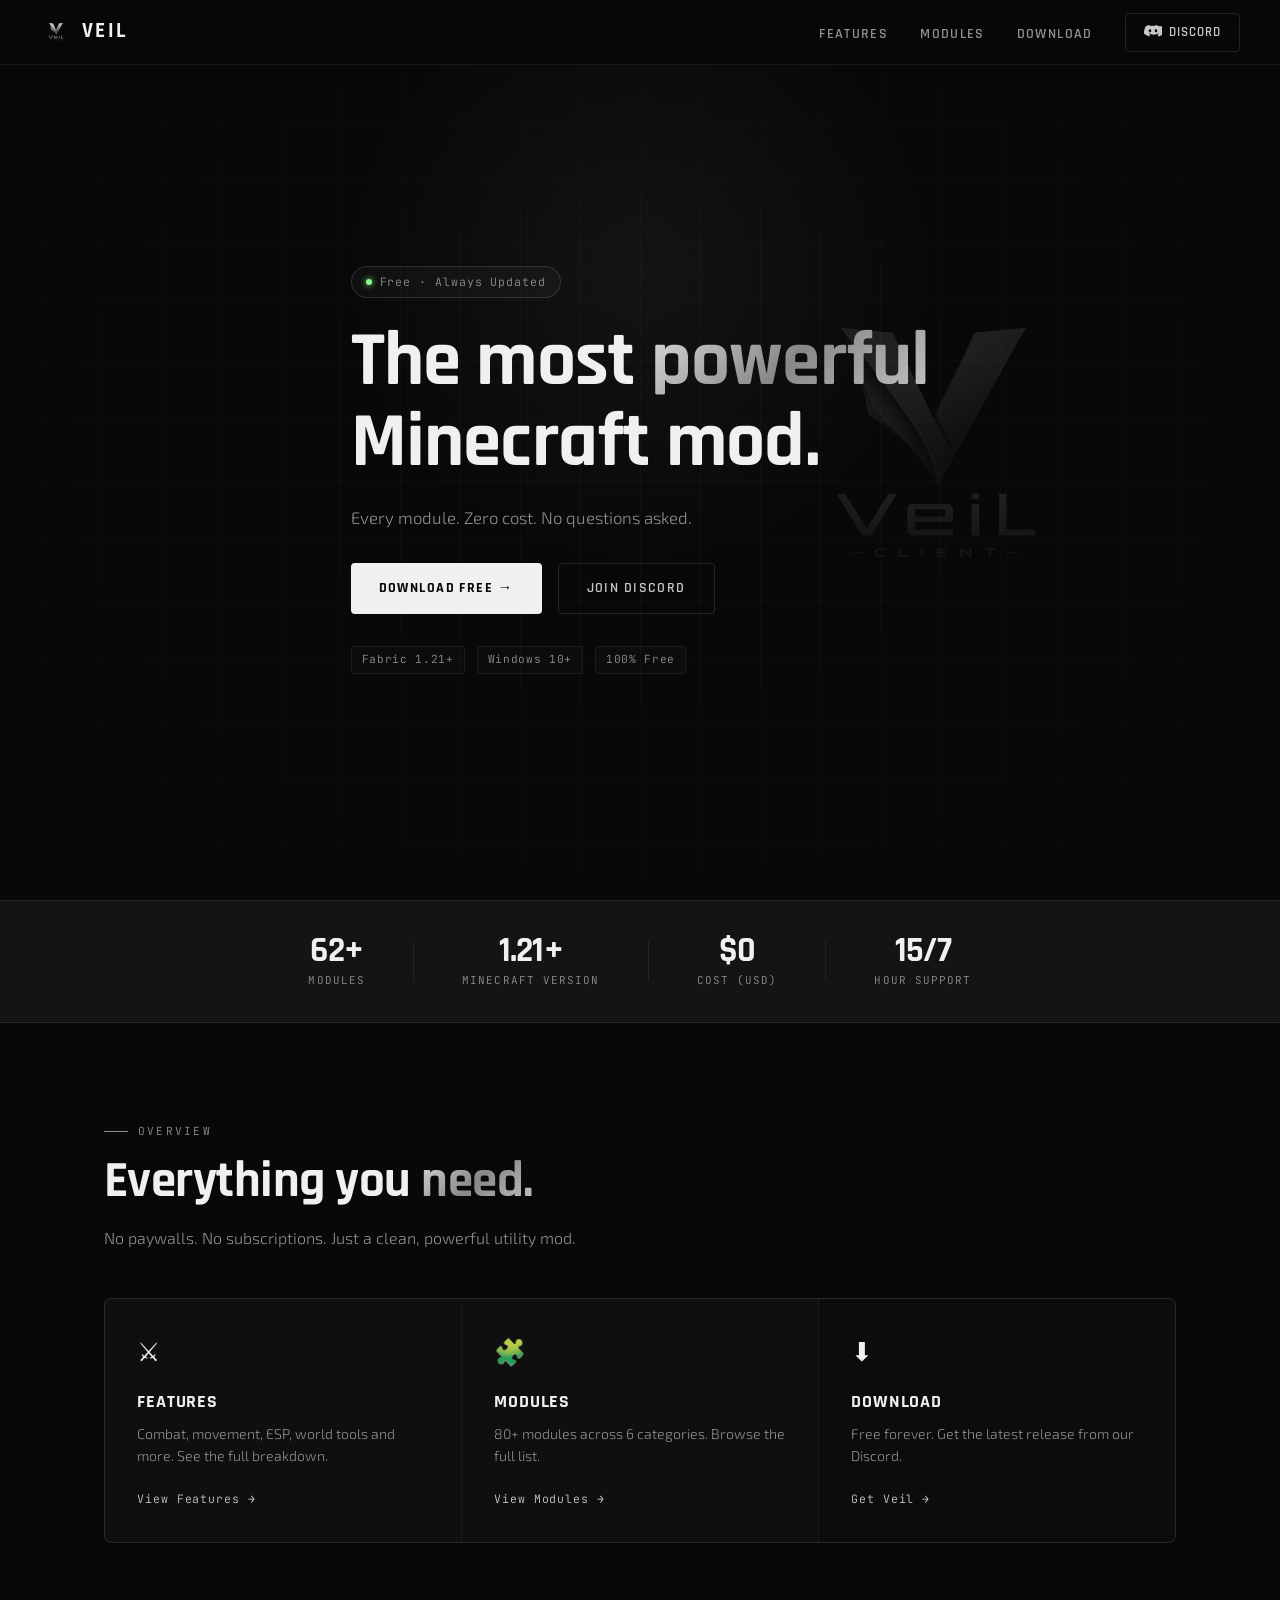
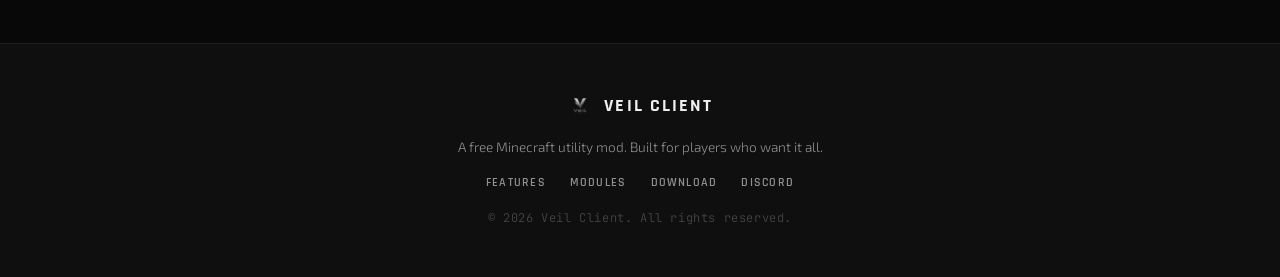
<file: index.html>
<!DOCTYPE html>
<html lang="en">
<head>
  <meta charset="UTF-8" />
  <meta name="viewport" content="width=device-width, initial-scale=1.0" />
  <title>Veil Client — Free Minecraft Utility Mod</title>
  <meta name="description" content="Veil Client — A powerful, free Minecraft utility mod. Download free." />
  <link rel="icon" href="assets/img/logo.png" />
  <link rel="preconnect" href="https://fonts.googleapis.com" />
  <link rel="preconnect" href="https://fonts.gstatic.com" crossorigin />
  <link href="https://fonts.googleapis.com/css2?family=Rajdhani:wght@400;500;600;700&family=Exo+2:ital,wght@0,300;0,400;0,600;0,800;1,300&family=JetBrains+Mono:wght@400;500&display=swap" rel="stylesheet" />
  <link rel="stylesheet" href="style.css" />
</head>
<body>

  <nav id="navbar">
    <div class="nav-inner">
      <a href="index.html" class="nav-logo">
        <img src="assets/img/logo.png" alt="Veil Client" />
        <span>VeiL</span>
      </a>
      <ul class="nav-links">
        <li><a href="features.html">Features</a></li>
        <li><a href="modules.html">Modules</a></li>
        <li><a href="download.html">Download</a></li>
      </ul>
      <a href="https://discord.gg/Tr2JTfT6c4" target="_blank" class="btn-discord">
        <svg width="18" height="14" viewBox="0 0 18 14" fill="none"><path d="M15.245 1.175A14.93 14.93 0 0 0 11.48 0c-.165.295-.357.692-.489 1.007a13.81 13.81 0 0 0-4.983 0A10.56 10.56 0 0 0 5.518 0 14.905 14.905 0 0 0 1.75 1.179C.252 3.793-.154 6.34.049 8.852c1.712 1.276 3.37 2.05 5.002 2.558.404-.557.763-1.15 1.072-1.775a9.778 9.778 0 0 1-1.688-.82c.142-.104.28-.212.414-.323 3.254 1.527 6.784 1.527 10 0 .135.111.274.22.415.323-.535.32-1.1.59-1.69.822.31.624.668 1.218 1.072 1.775 1.634-.508 3.293-1.283 5.005-2.56.232-2.874-.393-5.398-1.406-7.677ZM6.008 7.248c-.737 0-1.344-.687-1.344-1.531 0-.845.591-1.533 1.344-1.533.754 0 1.357.688 1.344 1.533 0 .844-.59 1.531-1.344 1.531Zm5.984 0c-.738 0-1.344-.687-1.344-1.531 0-.845.59-1.533 1.344-1.533.753 0 1.356.688 1.343 1.533 0 .844-.59 1.531-1.343 1.531Z" fill="currentColor"/></svg>
        Discord
      </a>
    </div>
  </nav>

  <section id="hero">
    <div class="hero-bg">
      <div class="grid-lines"></div>
      <div class="hero-glow"></div>
    </div>
    <div class="hero-content">
      <div class="hero-badge">
        <span class="badge-dot"></span>
        Free · Always Updated
      </div>
      <h1>The most <em>powerful</em><br/>Minecraft mod.</h1>
      <p class="hero-sub">Every module. Zero cost. No questions asked.</p>
      <div class="hero-ctas">
        <a href="download.html" class="btn-primary">Download Free →</a>
        <a href="https://discord.gg/Tr2JTfT6c4" target="_blank" class="btn-ghost">Join Discord</a>
      </div>
      <div class="hero-tags">
        <span>Fabric 1.21+</span>
        <span>Windows 10+</span>
        <span>100% Free</span>
      </div>
    </div>
    <div class="hero-logo-wrap">
      <img src="assets/img/logo.png" alt="Veil Client" class="hero-logo" />
    </div>
  </section>

  <div class="stats-bar">
    <div class="stat"><span class="stat-num" data-target="80">0</span><span class="stat-label">Modules</span></div>
    <div class="stat-divider"></div>
    <div class="stat"><span class="stat-num" data-target="1211">0</span><span class="stat-label">Minecraft Version</span></div>
    <div class="stat-divider"></div>
    <div class="stat"><span class="stat-num" data-target="0">0</span><span class="stat-label">Cost (USD)</span></div>
    <div class="stat-divider"></div>
    <div class="stat"><span class="stat-num" data-target="24">0</span><span class="stat-label">Hour Support</span></div>
  </div>

  <!-- QUICK OVERVIEW -->
  <section id="overview">
    <div class="section-label">Overview</div>
    <h2>Everything you <em>need.</em></h2>
    <p class="section-sub">No paywalls. No subscriptions. Just a clean, powerful utility mod.</p>
    <div class="overview-grid">
      <a href="features.html" class="overview-card">
        <div class="feature-icon">⚔</div>
        <h3>Features</h3>
        <p>Combat, movement, ESP, world tools and more. See the full breakdown.</p>
        <span class="card-link">View Features →</span>
      </a>
      <a href="modules.html" class="overview-card">
        <div class="feature-icon">🧩</div>
        <h3>Modules</h3>
        <p>80+ modules across 6 categories. Browse the full list.</p>
        <span class="card-link">View Modules →</span>
      </a>
      <a href="download.html" class="overview-card overview-card--accent">
        <div class="feature-icon">⬇</div>
        <h3>Download</h3>
        <p>Free forever. Get the latest release from our Discord.</p>
        <span class="card-link">Get Veil →</span>
      </a>
    </div>
  </section>

  <footer>
    <div class="footer-inner">
      <div class="footer-logo">
        <img src="assets/img/logo.png" alt="Veil Client" />
        <span>VeiL Client</span>
      </div>
      <p class="footer-desc">A free Minecraft utility mod. Built for players who want it all.</p>
      <div class="footer-links">
        <a href="features.html">Features</a>
        <a href="modules.html">Modules</a>
        <a href="download.html">Download</a>
        <a href="https://discord.gg/Tr2JTfT6c4" target="_blank">Discord</a>
      </div>
      <p class="footer-copy">© 2026 Veil Client. All rights reserved.</p>
    </div>
  </footer>

  <script src="script.js"></script>
</body>
</html>
</file>
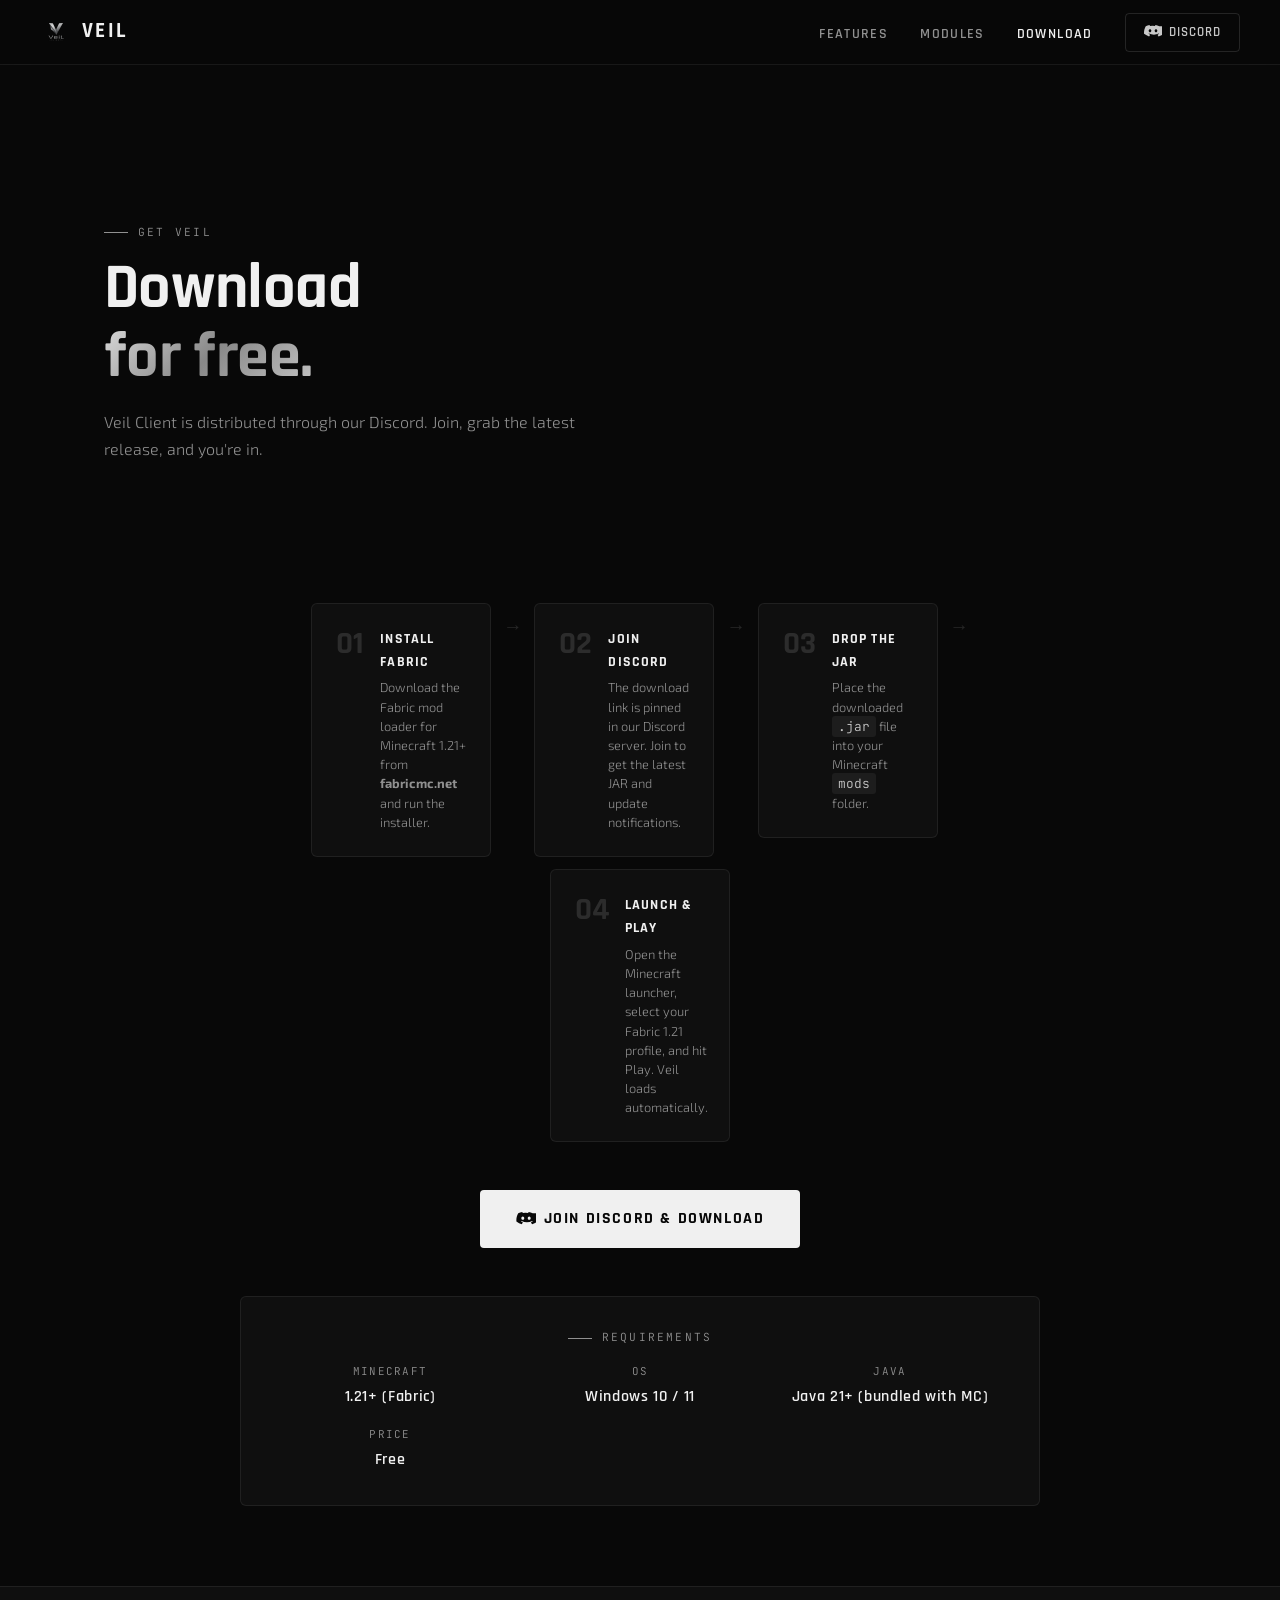
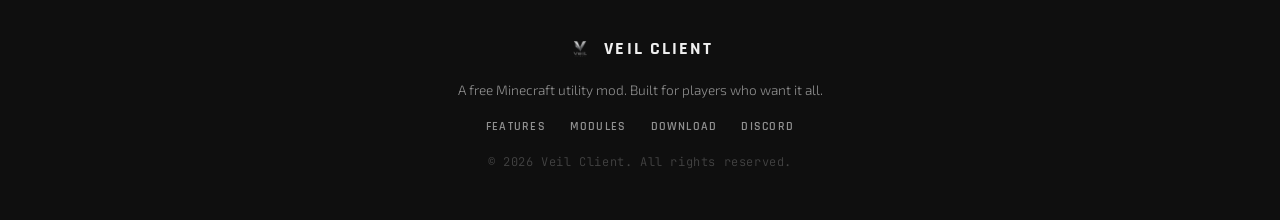
<file: download.html>
<!DOCTYPE html>
<html lang="en">
<head>
  <meta charset="UTF-8" />
  <meta name="viewport" content="width=device-width, initial-scale=1.0" />
  <title>Download — Veil Client</title>
  <link rel="icon" href="assets/img/logo.png" />
  <link rel="preconnect" href="https://fonts.googleapis.com" />
  <link rel="preconnect" href="https://fonts.gstatic.com" crossorigin />
  <link href="https://fonts.googleapis.com/css2?family=Rajdhani:wght@400;500;600;700&family=Exo+2:ital,wght@0,300;0,400;0,600;0,800;1,300&family=JetBrains+Mono:wght@400;500&display=swap" rel="stylesheet" />
  <link rel="stylesheet" href="style.css" />
</head>
<body>

  <nav id="navbar">
    <div class="nav-inner">
      <a href="index.html" class="nav-logo">
        <img src="assets/img/logo.png" alt="Veil Client" />
        <span>VeiL</span>
      </a>
      <ul class="nav-links">
        <li><a href="features.html">Features</a></li>
        <li><a href="modules.html">Modules</a></li>
        <li><a href="download.html" class="active-link">Download</a></li>
      </ul>
      <a href="https://discord.gg/Tr2JTfT6c4" target="_blank" class="btn-discord">
        <svg width="18" height="14" viewBox="0 0 18 14" fill="none"><path d="M15.245 1.175A14.93 14.93 0 0 0 11.48 0c-.165.295-.357.692-.489 1.007a13.81 13.81 0 0 0-4.983 0A10.56 10.56 0 0 0 5.518 0 14.905 14.905 0 0 0 1.75 1.179C.252 3.793-.154 6.34.049 8.852c1.712 1.276 3.37 2.05 5.002 2.558.404-.557.763-1.15 1.072-1.775a9.778 9.778 0 0 1-1.688-.82c.142-.104.28-.212.414-.323 3.254 1.527 6.784 1.527 10 0 .135.111.274.22.415.323-.535.32-1.1.59-1.69.822.31.624.668 1.218 1.072 1.775 1.634-.508 3.293-1.283 5.005-2.56.232-2.874-.393-5.398-1.406-7.677ZM6.008 7.248c-.737 0-1.344-.687-1.344-1.531 0-.845.591-1.533 1.344-1.533.754 0 1.357.688 1.344 1.533 0 .844-.59 1.531-1.344 1.531Zm5.984 0c-.738 0-1.344-.687-1.344-1.531 0-.845.59-1.533 1.344-1.533.753 0 1.356.688 1.343 1.533 0 .844-.59 1.531-1.343 1.531Z" fill="currentColor"/></svg>
        Discord
      </a>
    </div>
  </nav>
  <div style="height:64px;"></div>

  <div class="page-hero">
    <div class="section-label">Get Veil</div>
    <h1>Download<br/><em>for free.</em></h1>
    <p>Veil Client is distributed through our Discord. Join, grab the latest release, and you're in.</p>
  </div>

  <section id="download">
    <div class="download-inner">

      <div class="download-steps">
        <div class="step">
          <div class="step-num">01</div>
          <div class="step-text">
            <h4>Install Fabric</h4>
            <p>Download the Fabric mod loader for Minecraft 1.21+ from <strong>fabricmc.net</strong> and run the installer.</p>
          </div>
        </div>
        <div class="step-arrow">→</div>
        <div class="step">
          <div class="step-num">02</div>
          <div class="step-text">
            <h4>Join Discord</h4>
            <p>The download link is pinned in our Discord server. Join to get the latest JAR and update notifications.</p>
          </div>
        </div>
        <div class="step-arrow">→</div>
        <div class="step">
          <div class="step-num">03</div>
          <div class="step-text">
            <h4>Drop the JAR</h4>
            <p>Place the downloaded <code>.jar</code> file into your Minecraft <code>mods</code> folder.</p>
          </div>
        </div>
        <div class="step-arrow">→</div>
        <div class="step">
          <div class="step-num">04</div>
          <div class="step-text">
            <h4>Launch & Play</h4>
            <p>Open the Minecraft launcher, select your Fabric 1.21 profile, and hit Play. Veil loads automatically.</p>
          </div>
        </div>
      </div>

      <div class="download-ctas" style="margin-top:3rem;">
        <a href="https://discord.gg/Tr2JTfT6c4" target="_blank" class="btn-primary btn-large">
          <svg width="20" height="15" viewBox="0 0 18 14" fill="none"><path d="M15.245 1.175A14.93 14.93 0 0 0 11.48 0c-.165.295-.357.692-.489 1.007a13.81 13.81 0 0 0-4.983 0A10.56 10.56 0 0 0 5.518 0 14.905 14.905 0 0 0 1.75 1.179C.252 3.793-.154 6.34.049 8.852c1.712 1.276 3.37 2.05 5.002 2.558.404-.557.763-1.15 1.072-1.775a9.778 9.778 0 0 1-1.688-.82c.142-.104.28-.212.414-.323 3.254 1.527 6.784 1.527 10 0 .135.111.274.22.415.323-.535.32-1.1.59-1.69.822.31.624.668 1.218 1.072 1.775 1.634-.508 3.293-1.283 5.005-2.56.232-2.874-.393-5.398-1.406-7.677ZM6.008 7.248c-.737 0-1.344-.687-1.344-1.531 0-.845.591-1.533 1.344-1.533.754 0 1.357.688 1.344 1.533 0 .844-.59 1.531-1.344 1.531Zm5.984 0c-.738 0-1.344-.687-1.344-1.531 0-.845.59-1.533 1.344-1.533.753 0 1.356.688 1.343 1.533 0 .844-.59 1.531-1.343 1.531Z" fill="currentColor"/></svg>
          Join Discord & Download
        </a>
      </div>

      <div class="requirements-box">
        <div class="section-label" style="margin-bottom:1rem;">Requirements</div>
        <div class="req-grid">
          <div class="req-item">
            <span class="req-label">Minecraft</span>
            <span class="req-val">1.21+ (Fabric)</span>
          </div>
          <div class="req-item">
            <span class="req-label">OS</span>
            <span class="req-val">Windows 10 / 11</span>
          </div>
          <div class="req-item">
            <span class="req-label">Java</span>
            <span class="req-val">Java 21+ (bundled with MC)</span>
          </div>
          <div class="req-item">
            <span class="req-label">Price</span>
            <span class="req-val">Free</span>
          </div>
        </div>
      </div>

    </div>
  </section>

  <footer>
    <div class="footer-inner">
      <div class="footer-logo">
        <img src="assets/img/logo.png" alt="Veil Client" />
        <span>VeiL Client</span>
      </div>
      <p class="footer-desc">A free Minecraft utility mod. Built for players who want it all.</p>
      <div class="footer-links">
        <a href="features.html">Features</a>
        <a href="modules.html">Modules</a>
        <a href="download.html">Download</a>
        <a href="https://discord.gg/Tr2JTfT6c4" target="_blank">Discord</a>
      </div>
      <p class="footer-copy">© 2026 Veil Client. All rights reserved.</p>
    </div>
  </footer>

  <script src="script.js"></script>
</body>
</html>
</file>
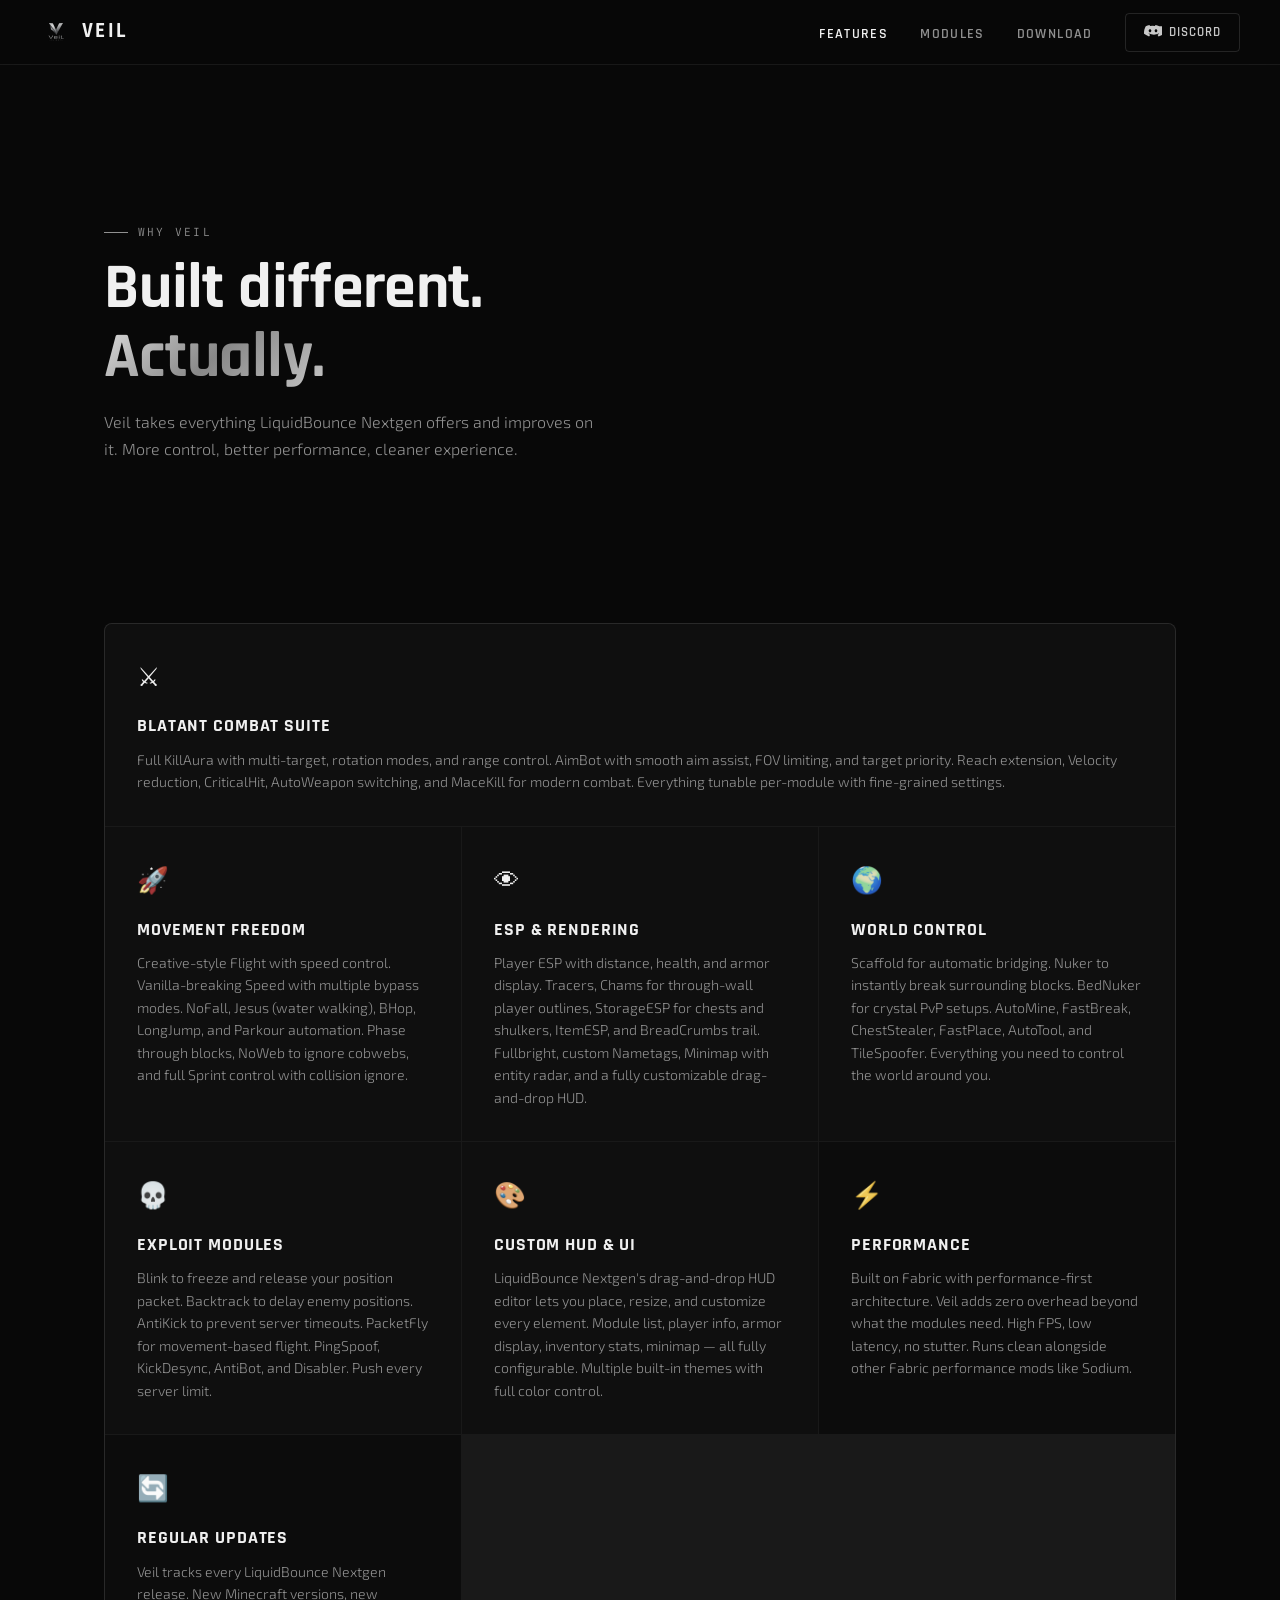
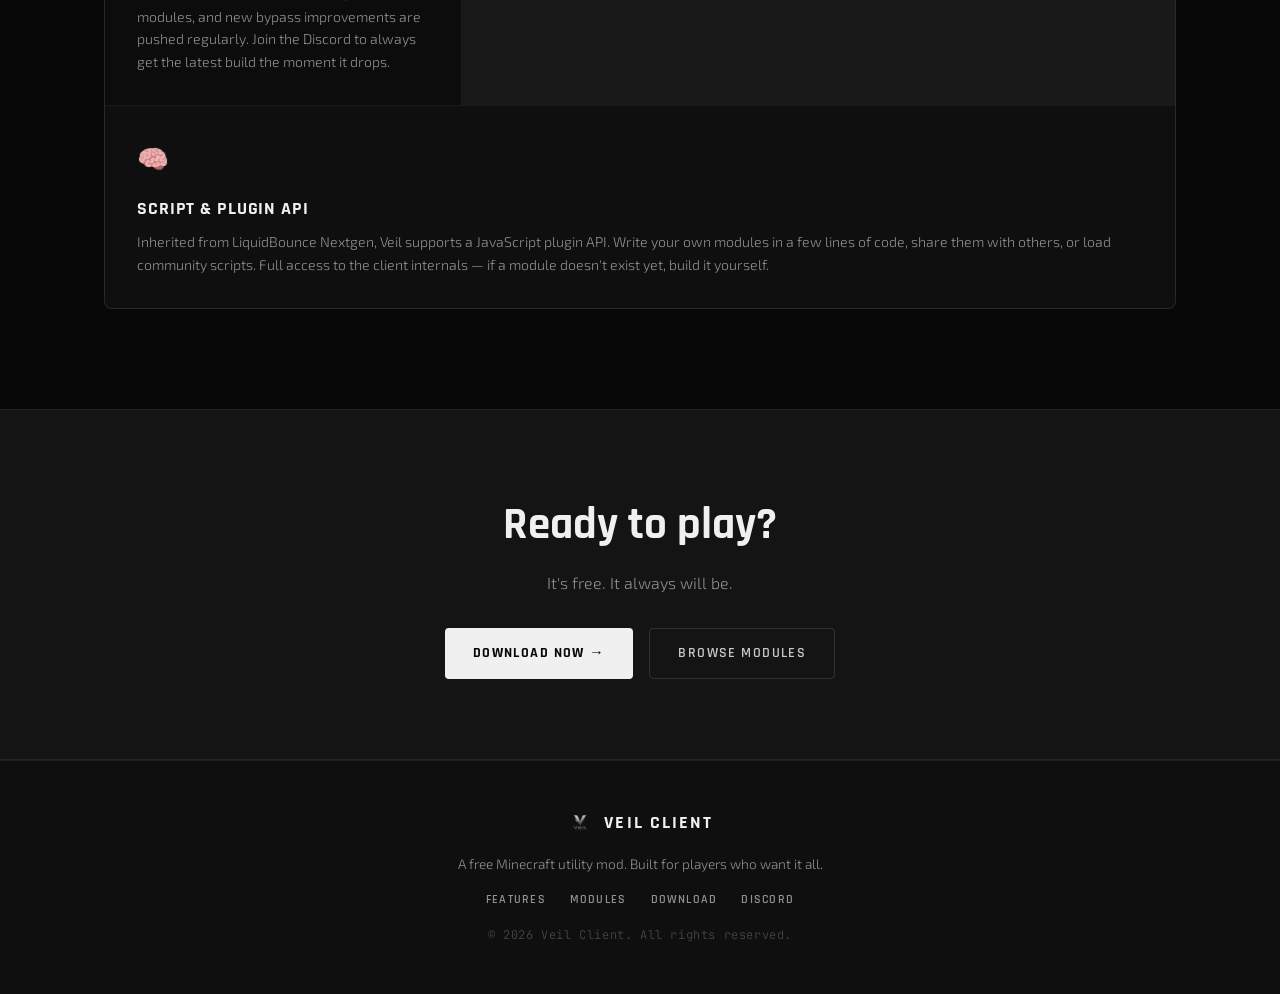
<file: features.html>
<!DOCTYPE html>
<html lang="en">
<head>
  <meta charset="UTF-8" />
  <meta name="viewport" content="width=device-width, initial-scale=1.0" />
  <title>Features — Veil Client</title>
  <link rel="icon" href="assets/img/logo.png" />
  <link rel="preconnect" href="https://fonts.googleapis.com" />
  <link rel="preconnect" href="https://fonts.gstatic.com" crossorigin />
  <link href="https://fonts.googleapis.com/css2?family=Rajdhani:wght@400;500;600;700&family=Exo+2:ital,wght@0,300;0,400;0,600;0,800;1,300&family=JetBrains+Mono:wght@400;500&display=swap" rel="stylesheet" />
  <link rel="stylesheet" href="style.css" />
</head>
<body>

  <nav id="navbar">
    <div class="nav-inner">
      <a href="index.html" class="nav-logo">
        <img src="assets/img/logo.png" alt="Veil Client" />
        <span>VeiL</span>
      </a>
      <ul class="nav-links">
        <li><a href="features.html" class="active-link">Features</a></li>
        <li><a href="modules.html">Modules</a></li>
        <li><a href="download.html">Download</a></li>
      </ul>
      <a href="https://discord.gg/Tr2JTfT6c4" target="_blank" class="btn-discord">
        <svg width="18" height="14" viewBox="0 0 18 14" fill="none"><path d="M15.245 1.175A14.93 14.93 0 0 0 11.48 0c-.165.295-.357.692-.489 1.007a13.81 13.81 0 0 0-4.983 0A10.56 10.56 0 0 0 5.518 0 14.905 14.905 0 0 0 1.75 1.179C.252 3.793-.154 6.34.049 8.852c1.712 1.276 3.37 2.05 5.002 2.558.404-.557.763-1.15 1.072-1.775a9.778 9.778 0 0 1-1.688-.82c.142-.104.28-.212.414-.323 3.254 1.527 6.784 1.527 10 0 .135.111.274.22.415.323-.535.32-1.1.59-1.69.822.31.624.668 1.218 1.072 1.775 1.634-.508 3.293-1.283 5.005-2.56.232-2.874-.393-5.398-1.406-7.677ZM6.008 7.248c-.737 0-1.344-.687-1.344-1.531 0-.845.591-1.533 1.344-1.533.754 0 1.357.688 1.344 1.533 0 .844-.59 1.531-1.344 1.531Zm5.984 0c-.738 0-1.344-.687-1.344-1.531 0-.845.59-1.533 1.344-1.533.753 0 1.356.688 1.343 1.533 0 .844-.59 1.531-1.343 1.531Z" fill="currentColor"/></svg>
        Discord
      </a>
    </div>
  </nav>
  <div style="height:64px;"></div>

  <div class="page-hero">
    <div class="section-label">Why Veil</div>
    <h1>Built different.<br/><em>Actually.</em></h1>
    <p>Veil takes everything LiquidBounce Nextgen offers and improves on it. More control, better performance, cleaner experience.</p>
  </div>

  <section id="features">
    <div class="features-grid features-grid--large">

      <div class="feature-card feature-card--wide">
        <div class="feature-icon">⚔</div>
        <h3>Blatant Combat Suite</h3>
        <p>Full KillAura with multi-target, rotation modes, and range control. AimBot with smooth aim assist, FOV limiting, and target priority. Reach extension, Velocity reduction, CriticalHit, AutoWeapon switching, and MaceKill for modern combat. Everything tunable per-module with fine-grained settings.</p>
      </div>

      <div class="feature-card">
        <div class="feature-icon">🚀</div>
        <h3>Movement Freedom</h3>
        <p>Creative-style Flight with speed control. Vanilla-breaking Speed with multiple bypass modes. NoFall, Jesus (water walking), BHop, LongJump, and Parkour automation. Phase through blocks, NoWeb to ignore cobwebs, and full Sprint control with collision ignore.</p>
      </div>

      <div class="feature-card">
        <div class="feature-icon">👁</div>
        <h3>ESP & Rendering</h3>
        <p>Player ESP with distance, health, and armor display. Tracers, Chams for through-wall player outlines, StorageESP for chests and shulkers, ItemESP, and BreadCrumbs trail. Fullbright, custom Nametags, Minimap with entity radar, and a fully customizable drag-and-drop HUD.</p>
      </div>

      <div class="feature-card">
        <div class="feature-icon">🌍</div>
        <h3>World Control</h3>
        <p>Scaffold for automatic bridging. Nuker to instantly break surrounding blocks. BedNuker for crystal PvP setups. AutoMine, FastBreak, ChestStealer, FastPlace, AutoTool, and TileSpoofer. Everything you need to control the world around you.</p>
      </div>

      <div class="feature-card">
        <div class="feature-icon">💀</div>
        <h3>Exploit Modules</h3>
        <p>Blink to freeze and release your position packet. Backtrack to delay enemy positions. AntiKick to prevent server timeouts. PacketFly for movement-based flight. PingSpoof, KickDesync, AntiBot, and Disabler. Push every server limit.</p>
      </div>

      <div class="feature-card">
        <div class="feature-icon">🎨</div>
        <h3>Custom HUD & UI</h3>
        <p>LiquidBounce Nextgen's drag-and-drop HUD editor lets you place, resize, and customize every element. Module list, player info, armor display, inventory stats, minimap — all fully configurable. Multiple built-in themes with full color control.</p>
      </div>

      <div class="feature-card feature-card--accent">
        <div class="feature-icon">⚡</div>
        <h3>Performance</h3>
        <p>Built on Fabric with performance-first architecture. Veil adds zero overhead beyond what the modules need. High FPS, low latency, no stutter. Runs clean alongside other Fabric performance mods like Sodium.</p>
      </div>

      <div class="feature-card feature-card--accent">
        <div class="feature-icon">🔄</div>
        <h3>Regular Updates</h3>
        <p>Veil tracks every LiquidBounce Nextgen release. New Minecraft versions, new modules, and new bypass improvements are pushed regularly. Join the Discord to always get the latest build the moment it drops.</p>
      </div>

      <div class="feature-card feature-card--wide">
        <div class="feature-icon">🧠</div>
        <h3>Script & Plugin API</h3>
        <p>Inherited from LiquidBounce Nextgen, Veil supports a JavaScript plugin API. Write your own modules in a few lines of code, share them with others, or load community scripts. Full access to the client internals — if a module doesn't exist yet, build it yourself.</p>
      </div>

    </div>
  </section>

  <div class="cta-band">
    <h2>Ready to play?</h2>
    <p>It's free. It always will be.</p>
    <div style="display:flex;gap:1rem;justify-content:center;flex-wrap:wrap;">
      <a href="download.html" class="btn-primary">Download Now →</a>
      <a href="modules.html" class="btn-ghost">Browse Modules</a>
    </div>
  </div>

  <footer>
    <div class="footer-inner">
      <div class="footer-logo">
        <img src="assets/img/logo.png" alt="Veil Client" />
        <span>VeiL Client</span>
      </div>
      <p class="footer-desc">A free Minecraft utility mod. Built for players who want it all.</p>
      <div class="footer-links">
        <a href="features.html">Features</a>
        <a href="modules.html">Modules</a>
        <a href="download.html">Download</a>
        <a href="https://discord.gg/Tr2JTfT6c4" target="_blank">Discord</a>
      </div>
      <p class="footer-copy">© 2026 Veil Client. All rights reserved.</p>
    </div>
  </footer>

  <script src="script.js"></script>
</body>
</html>
</file>
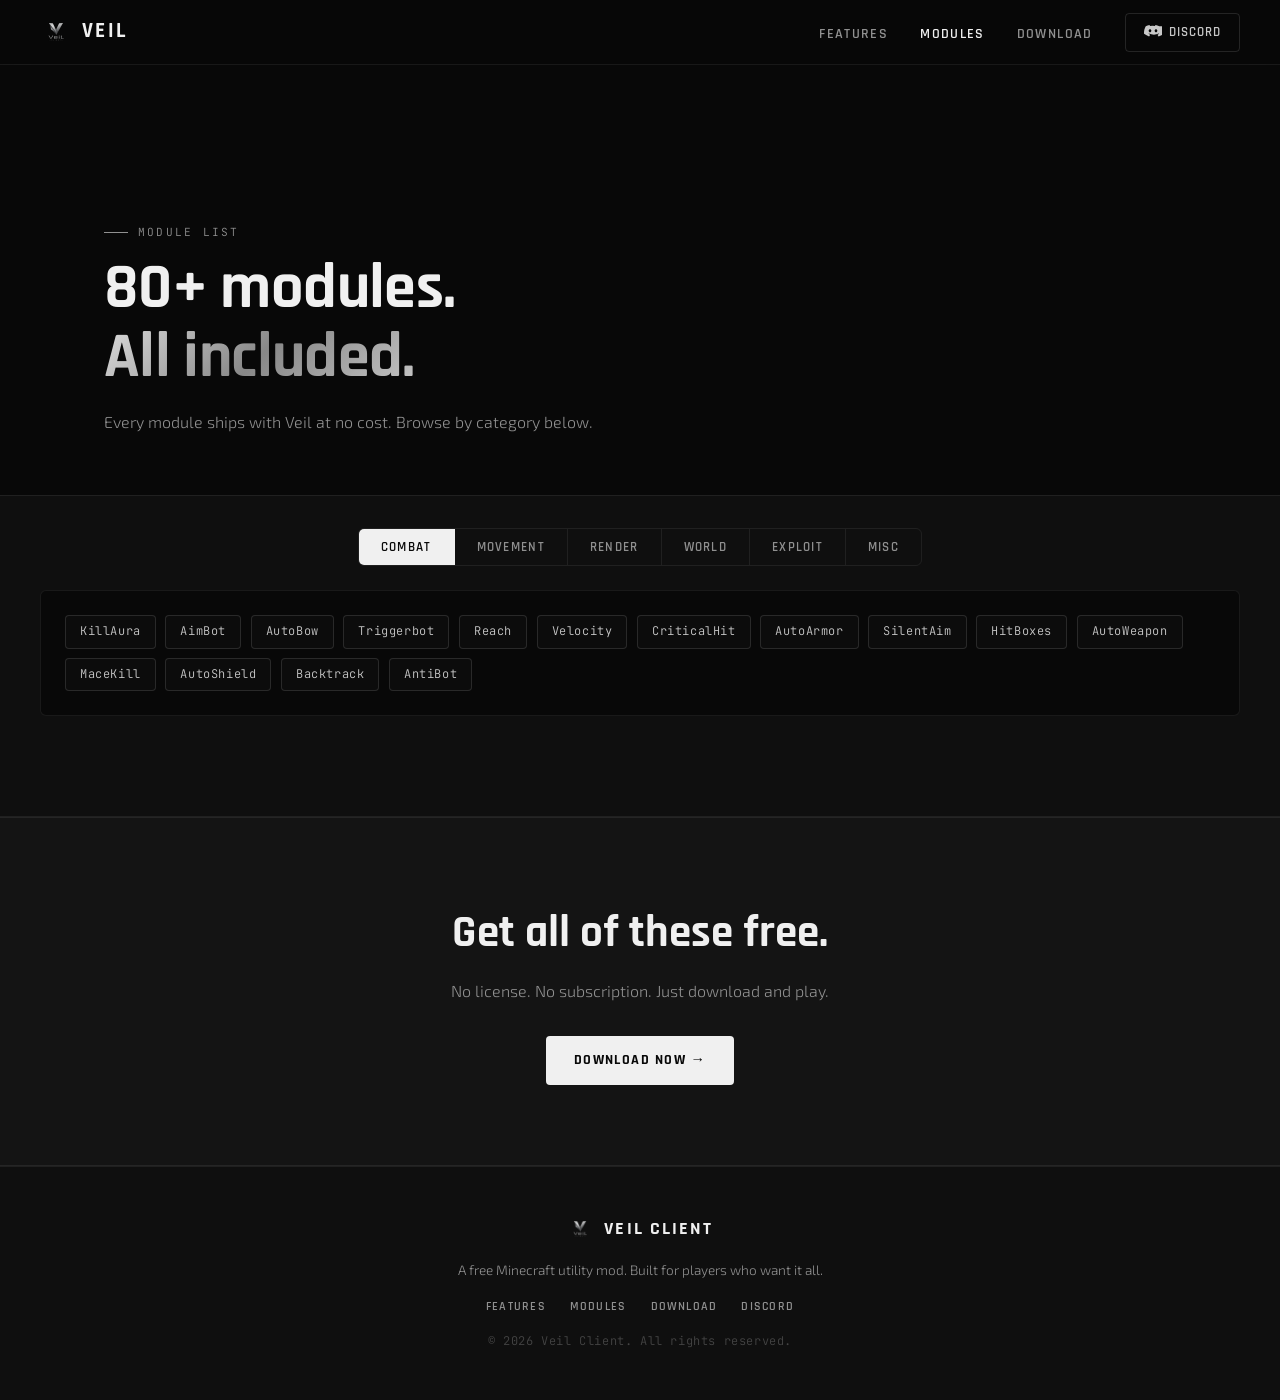
<file: modules.html>
<!DOCTYPE html>
<html lang="en">
<head>
  <meta charset="UTF-8" />
  <meta name="viewport" content="width=device-width, initial-scale=1.0" />
  <title>Modules — Veil Client</title>
  <link rel="icon" href="assets/img/logo.png" />
  <link rel="preconnect" href="https://fonts.googleapis.com" />
  <link rel="preconnect" href="https://fonts.gstatic.com" crossorigin />
  <link href="https://fonts.googleapis.com/css2?family=Rajdhani:wght@400;500;600;700&family=Exo+2:ital,wght@0,300;0,400;0,600;0,800;1,300&family=JetBrains+Mono:wght@400;500&display=swap" rel="stylesheet" />
  <link rel="stylesheet" href="style.css" />
</head>
<body>

  <nav id="navbar">
    <div class="nav-inner">
      <a href="index.html" class="nav-logo">
        <img src="assets/img/logo.png" alt="Veil Client" />
        <span>VeiL</span>
      </a>
      <ul class="nav-links">
        <li><a href="features.html">Features</a></li>
        <li><a href="modules.html" class="active-link">Modules</a></li>
        <li><a href="download.html">Download</a></li>
      </ul>
      <a href="https://discord.gg/Tr2JTfT6c4" target="_blank" class="btn-discord">
        <svg width="18" height="14" viewBox="0 0 18 14" fill="none"><path d="M15.245 1.175A14.93 14.93 0 0 0 11.48 0c-.165.295-.357.692-.489 1.007a13.81 13.81 0 0 0-4.983 0A10.56 10.56 0 0 0 5.518 0 14.905 14.905 0 0 0 1.75 1.179C.252 3.793-.154 6.34.049 8.852c1.712 1.276 3.37 2.05 5.002 2.558.404-.557.763-1.15 1.072-1.775a9.778 9.778 0 0 1-1.688-.82c.142-.104.28-.212.414-.323 3.254 1.527 6.784 1.527 10 0 .135.111.274.22.415.323-.535.32-1.1.59-1.69.822.31.624.668 1.218 1.072 1.775 1.634-.508 3.293-1.283 5.005-2.56.232-2.874-.393-5.398-1.406-7.677ZM6.008 7.248c-.737 0-1.344-.687-1.344-1.531 0-.845.591-1.533 1.344-1.533.754 0 1.357.688 1.344 1.533 0 .844-.59 1.531-1.344 1.531Zm5.984 0c-.738 0-1.344-.687-1.344-1.531 0-.845.59-1.533 1.344-1.533.753 0 1.356.688 1.343 1.533 0 .844-.59 1.531-1.343 1.531Z" fill="currentColor"/></svg>
        Discord
      </a>
    </div>
  </nav>
  <div style="height:64px;"></div>

  <div class="page-hero">
    <div class="section-label">Module List</div>
    <h1>80+ modules.<br/><em>All included.</em></h1>
    <p>Every module ships with Veil at no cost. Browse by category below.</p>
  </div>

  <section id="modules" style="padding-top:2rem;">
    <div class="modules-tabs">
      <button class="tab-btn active" data-tab="combat">Combat</button>
      <button class="tab-btn" data-tab="movement">Movement</button>
      <button class="tab-btn" data-tab="render">Render</button>
      <button class="tab-btn" data-tab="world">World</button>
      <button class="tab-btn" data-tab="exploit">Exploit</button>
      <button class="tab-btn" data-tab="misc">Misc</button>
    </div>
    <div class="modules-content">
      <div class="tab-panel active" id="tab-combat">
        <div class="module-list">
          <div class="module-tag">KillAura</div><div class="module-tag">AimBot</div><div class="module-tag">AutoBow</div>
          <div class="module-tag">Triggerbot</div><div class="module-tag">Reach</div><div class="module-tag">Velocity</div>
          <div class="module-tag">CriticalHit</div><div class="module-tag">AutoArmor</div><div class="module-tag">SilentAim</div>
          <div class="module-tag">HitBoxes</div><div class="module-tag">AutoWeapon</div><div class="module-tag">MaceKill</div>
          <div class="module-tag">AutoShield</div><div class="module-tag">Backtrack</div><div class="module-tag">AntiBot</div>
        </div>
      </div>
      <div class="tab-panel" id="tab-movement">
        <div class="module-list">
          <div class="module-tag">Flight</div><div class="module-tag">Speed</div><div class="module-tag">NoFall</div>
          <div class="module-tag">Jesus</div><div class="module-tag">Sprint</div><div class="module-tag">BHop</div>
          <div class="module-tag">Parkour</div><div class="module-tag">LongJump</div><div class="module-tag">Scaffold</div>
          <div class="module-tag">NoWeb</div><div class="module-tag">Phase</div><div class="module-tag">Sneak</div>
          <div class="module-tag">AirJump</div><div class="module-tag">FastLadder</div><div class="module-tag">NoSlow</div>
        </div>
      </div>
      <div class="tab-panel" id="tab-render">
        <div class="module-list">
          <div class="module-tag">ESP</div><div class="module-tag">Tracers</div><div class="module-tag">Chams</div>
          <div class="module-tag">Fullbright</div><div class="module-tag">Nametags</div><div class="module-tag">HUD</div>
          <div class="module-tag">Minimap</div><div class="module-tag">StorageESP</div><div class="module-tag">BlinkESP</div>
          <div class="module-tag">CrossHair</div><div class="module-tag">ItemESP</div><div class="module-tag">BreadCrumbs</div>
          <div class="module-tag">InventoryStats</div><div class="module-tag">ModuleList</div><div class="module-tag">PlayerModel</div>
        </div>
      </div>
      <div class="tab-panel" id="tab-world">
        <div class="module-list">
          <div class="module-tag">AutoMine</div><div class="module-tag">BedNuker</div><div class="module-tag">FastBreak</div>
          <div class="module-tag">Nuker</div><div class="module-tag">AutoBuild</div><div class="module-tag">Fucker</div>
          <div class="module-tag">ChestStealer</div><div class="module-tag">FastPlace</div><div class="module-tag">AutoTool</div>
          <div class="module-tag">Liquids</div><div class="module-tag">TileSpoofer</div><div class="module-tag">BlockESP</div>
          <div class="module-tag">AutoFarm</div><div class="module-tag">InfiniBoard</div><div class="module-tag">Rotations</div>
        </div>
      </div>
      <div class="tab-panel" id="tab-exploit">
        <div class="module-list">
          <div class="module-tag">Blink</div><div class="module-tag">NoClip</div><div class="module-tag">AntiKick</div>
          <div class="module-tag">Plugins</div><div class="module-tag">Disabler</div><div class="module-tag">Backtrack</div>
          <div class="module-tag">KickDesync</div><div class="module-tag">PingSpoof</div><div class="module-tag">AntiBot</div>
          <div class="module-tag">PacketFly</div><div class="module-tag">IgnoreTeam</div><div class="module-tag">AutoRespawn</div>
          <div class="module-tag">ChatBypass</div><div class="module-tag">AntiHunger</div><div class="module-tag">NoPacketKick</div>
        </div>
      </div>
      <div class="tab-panel" id="tab-misc">
        <div class="module-list">
          <div class="module-tag">AutoSprint</div><div class="module-tag">ChatFilter</div><div class="module-tag">NameProtect</div>
          <div class="module-tag">Macros</div><div class="module-tag">LiquidChat</div><div class="module-tag">BetterTab</div>
          <div class="module-tag">FreeCam</div><div class="module-tag">AutoFish</div><div class="module-tag">AutoEat</div>
          <div class="module-tag">NoRotate</div><div class="module-tag">FakePlayer</div><div class="module-tag">Spammer</div>
          <div class="module-tag">AntiAFK</div><div class="module-tag">MiddleClick</div><div class="module-tag">Teams</div>
        </div>
      </div>
    </div>
  </section>

  <div class="cta-band">
    <h2>Get all of these free.</h2>
    <p>No license. No subscription. Just download and play.</p>
    <a href="download.html" class="btn-primary">Download Now →</a>
  </div>

  <footer>
    <div class="footer-inner">
      <div class="footer-logo">
        <img src="assets/img/logo.png" alt="Veil Client" />
        <span>VeiL Client</span>
      </div>
      <p class="footer-desc">A free Minecraft utility mod. Built for players who want it all.</p>
      <div class="footer-links">
        <a href="features.html">Features</a>
        <a href="modules.html">Modules</a>
        <a href="download.html">Download</a>
        <a href="https://discord.gg/Tr2JTfT6c4" target="_blank">Discord</a>
      </div>
      <p class="footer-copy">© 2026 Veil Client. All rights reserved.</p>
    </div>
  </footer>

  <script src="script.js"></script>
</body>
</html>
</file>
<file: style.css>
/* ============================================
   VEIL CLIENT — style.css
   Dark steel / silver aesthetic
   ============================================ */

:root {
  --bg:        #080808;
  --bg2:       #0f0f0f;
  --bg3:       #141414;
  --border:    rgba(255,255,255,0.07);
  --border2:   rgba(255,255,255,0.12);
  --silver:    #c8c8c8;
  --silver2:   #909090;
  --white:     #f0f0f0;
  --accent:    #b8b8b8;
  --glow:      rgba(180,180,180,0.12);
  --glow2:     rgba(200,200,200,0.06);
  --font-display: 'Rajdhani', sans-serif;
  --font-body:    'Exo 2', sans-serif;
  --font-mono:    'JetBrains Mono', monospace;
}

*, *::before, *::after { box-sizing: border-box; margin: 0; padding: 0; }

html { scroll-behavior: smooth; }

body {
  background: var(--bg);
  color: var(--white);
  font-family: var(--font-body);
  font-weight: 300;
  line-height: 1.6;
  overflow-x: hidden;
  min-width: 320px;
}

/* ---- SCROLLBAR ---- */
::-webkit-scrollbar { width: 6px; }
::-webkit-scrollbar-track { background: var(--bg); }
::-webkit-scrollbar-thumb { background: #2a2a2a; border-radius: 3px; }

/* ============ NAV ============ */
#navbar {
  position: fixed;
  top: 0; left: 0; right: 0;
  z-index: 1000;
  padding: 0 2rem;
  background: rgba(8,8,8,0.85);
  backdrop-filter: blur(16px);
  border-bottom: 1px solid var(--border);
  transition: background 0.3s;
}
.nav-inner {
  max-width: 1200px;
  margin: 0 auto;
  height: 64px;
  display: flex;
  align-items: center;
  gap: 2rem;
}
.nav-logo {
  display: flex;
  align-items: center;
  gap: 10px;
  text-decoration: none;
  font-family: var(--font-display);
  font-size: 1.3rem;
  font-weight: 700;
  letter-spacing: 0.12em;
  color: var(--white);
  text-transform: uppercase;
}
.nav-logo img {
  height: 32px;
  width: 32px;
  object-fit: contain;
}
.nav-links {
  display: flex;
  list-style: none;
  gap: 2rem;
  margin-left: auto;
}
.nav-links a {
  text-decoration: none;
  color: var(--silver2);
  font-family: var(--font-display);
  font-weight: 600;
  font-size: 0.85rem;
  letter-spacing: 0.1em;
  text-transform: uppercase;
  transition: color 0.2s;
}
.nav-links a:hover { color: var(--white); }

.btn-discord {
  display: flex;
  align-items: center;
  gap: 7px;
  padding: 8px 18px;
  background: transparent;
  border: 1px solid var(--border2);
  border-radius: 4px;
  color: var(--silver);
  font-family: var(--font-display);
  font-weight: 600;
  font-size: 0.82rem;
  letter-spacing: 0.08em;
  text-transform: uppercase;
  text-decoration: none;
  transition: all 0.2s;
  white-space: nowrap;
}
.btn-discord:hover {
  background: rgba(255,255,255,0.05);
  border-color: var(--silver2);
  color: var(--white);
}

/* ============ HERO ============ */
#hero {
  position: relative;
  min-height: 100vh;
  display: flex;
  align-items: center;
  justify-content: center;
  padding: 120px 2rem 80px;
  overflow: hidden;
}
.hero-bg {
  position: absolute;
  inset: 0;
  pointer-events: none;
}
.grid-lines {
  position: absolute;
  inset: 0;
  background-image:
    linear-gradient(rgba(255,255,255,0.025) 1px, transparent 1px),
    linear-gradient(90deg, rgba(255,255,255,0.025) 1px, transparent 1px);
  background-size: 60px 60px;
  mask-image: radial-gradient(ellipse 80% 80% at 50% 50%, black 30%, transparent 100%);
}
.hero-glow {
  position: absolute;
  top: 30%;
  left: 50%;
  transform: translate(-50%, -50%);
  width: 600px;
  height: 600px;
  background: radial-gradient(circle, rgba(160,160,160,0.08) 0%, transparent 70%);
  border-radius: 50%;
}

.hero-content {
  position: relative;
  z-index: 2;
  max-width: 640px;
  animation: fadeUp 0.9s ease both;
}
.hero-logo-wrap {
  position: absolute;
  right: 8%;
  top: 50%;
  transform: translateY(-50%);
  z-index: 1;
  opacity: 0.12;
  pointer-events: none;
}
.hero-logo {
  width: 420px;
  height: 420px;
  object-fit: contain;
  animation: floatLogo 6s ease-in-out infinite;
}

.hero-badge {
  display: inline-flex;
  align-items: center;
  gap: 8px;
  padding: 6px 14px;
  border: 1px solid var(--border2);
  border-radius: 999px;
  font-family: var(--font-mono);
  font-size: 0.72rem;
  color: var(--silver2);
  letter-spacing: 0.08em;
  margin-bottom: 1.5rem;
  background: rgba(255,255,255,0.03);
}
.badge-dot {
  width: 6px; height: 6px;
  background: #8aff8a;
  border-radius: 50%;
  box-shadow: 0 0 6px #8aff8a;
  animation: pulse 2s ease-in-out infinite;
}

#hero h1 {
  font-family: var(--font-display);
  font-size: clamp(2.8rem, 6vw, 5rem);
  font-weight: 700;
  line-height: 1.05;
  letter-spacing: -0.01em;
  color: var(--white);
  margin-bottom: 1.2rem;
}
#hero h1 em {
  font-style: normal;
  color: transparent;
  background: linear-gradient(135deg, #e0e0e0 0%, #888 50%, #c8c8c8 100%);
  -webkit-background-clip: text;
  background-clip: text;
}

.hero-sub {
  font-size: 1.05rem;
  color: var(--silver2);
  max-width: 480px;
  margin-bottom: 2rem;
  line-height: 1.7;
}
.hero-ctas {
  display: flex;
  gap: 1rem;
  flex-wrap: wrap;
  margin-bottom: 2rem;
}
.btn-primary {
  display: inline-flex;
  align-items: center;
  gap: 8px;
  padding: 13px 28px;
  background: var(--white);
  color: #080808;
  font-family: var(--font-display);
  font-weight: 700;
  font-size: 0.9rem;
  letter-spacing: 0.1em;
  text-transform: uppercase;
  text-decoration: none;
  border-radius: 4px;
  border: none;
  cursor: pointer;
  transition: all 0.2s;
}
.btn-primary:hover {
  background: #d0d0d0;
  transform: translateY(-1px);
  box-shadow: 0 8px 24px rgba(200,200,200,0.2);
}
.btn-primary.btn-large {
  padding: 16px 36px;
  font-size: 1rem;
}
.btn-ghost {
  display: inline-flex;
  align-items: center;
  padding: 13px 28px;
  border: 1px solid var(--border2);
  color: var(--silver);
  font-family: var(--font-display);
  font-weight: 600;
  font-size: 0.9rem;
  letter-spacing: 0.1em;
  text-transform: uppercase;
  text-decoration: none;
  border-radius: 4px;
  background: transparent;
  transition: all 0.2s;
}
.btn-ghost:hover {
  background: rgba(255,255,255,0.05);
  border-color: var(--silver);
  color: var(--white);
}

.hero-tags {
  display: flex;
  gap: 0.75rem;
  flex-wrap: wrap;
}
.hero-tags span {
  font-family: var(--font-mono);
  font-size: 0.7rem;
  color: var(--silver2);
  letter-spacing: 0.06em;
  padding: 4px 10px;
  border: 1px solid var(--border);
  border-radius: 3px;
  background: rgba(255,255,255,0.02);
}

/* ============ STATS BAR ============ */
.stats-bar {
  background: var(--bg3);
  border-top: 1px solid var(--border);
  border-bottom: 1px solid var(--border);
  padding: 2rem;
  display: flex;
  justify-content: center;
  align-items: center;
  gap: 0;
}
.stat {
  display: flex;
  flex-direction: column;
  align-items: center;
  padding: 0 3rem;
}
.stat-num {
  font-family: var(--font-display);
  font-size: 2.2rem;
  font-weight: 700;
  color: var(--white);
  letter-spacing: -0.02em;
  line-height: 1;
}
.stat-label {
  font-family: var(--font-mono);
  font-size: 0.68rem;
  color: var(--silver2);
  letter-spacing: 0.1em;
  text-transform: uppercase;
  margin-top: 4px;
}
.stat-divider {
  width: 1px;
  height: 40px;
  background: var(--border);
}

/* ============ SECTIONS COMMON ============ */
section {
  padding: 100px 4rem;
  max-width: 1200px;
  margin: 0 auto;
}
.section-label {
  font-family: var(--font-mono);
  font-size: 0.7rem;
  letter-spacing: 0.2em;
  text-transform: uppercase;
  color: var(--silver2);
  margin-bottom: 0.75rem;
  display: flex;
  align-items: center;
  gap: 10px;
}
.section-label::before {
  content: '';
  display: inline-block;
  width: 24px;
  height: 1px;
  background: var(--silver2);
}
section h2 {
  font-family: var(--font-display);
  font-size: clamp(2rem, 4vw, 3.2rem);
  font-weight: 700;
  line-height: 1.1;
  margin-bottom: 1rem;
  color: var(--white);
  letter-spacing: -0.01em;
}
section h2 em {
  font-style: normal;
  color: transparent;
  background: linear-gradient(135deg, #e0e0e0 0%, #888 50%, #c8c8c8 100%);
  -webkit-background-clip: text;
  background-clip: text;
}
.section-sub {
  font-size: 1rem;
  color: var(--silver2);
  max-width: 500px;
  margin-bottom: 3rem;
}

/* ============ FEATURES ============ */
.features-grid {
  display: grid;
  grid-template-columns: repeat(auto-fit, minmax(300px, 1fr));
  gap: 1px;
  background: var(--border);
  border: 1px solid var(--border);
  border-radius: 8px;
  overflow: hidden;
}
.feature-card {
  background: var(--bg2);
  padding: 2rem;
  transition: background 0.2s;
}
.feature-card:hover { background: var(--bg3); }
.feature-card--accent { background: #0c0c0c; }
.feature-card--accent:hover { background: #111; }
.feature-icon {
  font-size: 1.6rem;
  margin-bottom: 1rem;
  filter: grayscale(0.3);
}
.feature-card h3 {
  font-family: var(--font-display);
  font-size: 1.1rem;
  font-weight: 700;
  letter-spacing: 0.05em;
  color: var(--white);
  margin-bottom: 0.5rem;
  text-transform: uppercase;
}
.feature-card p {
  font-size: 0.9rem;
  color: var(--silver2);
  line-height: 1.6;
}

/* ============ MODULES ============ */
#modules {
  background: var(--bg2);
  max-width: 100%;
  padding: 100px 2rem;
  border-top: 1px solid var(--border);
  border-bottom: 1px solid var(--border);
}
#modules > * { max-width: 1200px; margin-left: auto; margin-right: auto; }
#modules h2, #modules .section-label, #modules .section-sub { max-width: 1200px; }

.modules-tabs {
  display: flex;
  gap: 0;
  border: 1px solid var(--border);
  border-radius: 6px;
  overflow: hidden;
  margin-bottom: 1.5rem;
  width: fit-content;
  max-width: 1200px;
  margin-left: auto;
  margin-right: auto;
}
.tab-btn {
  padding: 10px 22px;
  background: transparent;
  border: none;
  border-right: 1px solid var(--border);
  color: var(--silver2);
  font-family: var(--font-display);
  font-weight: 600;
  font-size: 0.8rem;
  letter-spacing: 0.1em;
  text-transform: uppercase;
  cursor: pointer;
  transition: all 0.2s;
}
.tab-btn:last-child { border-right: none; }
.tab-btn:hover { background: rgba(255,255,255,0.04); color: var(--white); }
.tab-btn.active { background: var(--white); color: #080808; }

.modules-content {
  max-width: 1200px;
  margin: 0 auto;
  min-height: 120px;
}
.tab-panel { display: none; }
.tab-panel.active { display: block; }

.module-list {
  display: flex;
  flex-wrap: wrap;
  gap: 0.6rem;
  padding: 1.5rem;
  background: var(--bg);
  border: 1px solid var(--border);
  border-radius: 6px;
}
.module-tag {
  padding: 6px 14px;
  border: 1px solid var(--border2);
  border-radius: 4px;
  font-family: var(--font-mono);
  font-size: 0.75rem;
  color: var(--silver);
  letter-spacing: 0.05em;
  background: rgba(255,255,255,0.02);
  transition: all 0.15s;
  cursor: default;
}
.module-tag:hover {
  background: rgba(255,255,255,0.07);
  border-color: var(--silver);
  color: var(--white);
}

/* ============ DOWNLOAD ============ */
#download {
  text-align: center;
}
.download-inner { max-width: 800px; margin: 0 auto; }
.download-inner .section-label { justify-content: center; }
.download-inner .section-sub { margin-left: auto; margin-right: auto; text-align: center; }

.download-steps {
  display: flex;
  align-items: center;
  justify-content: center;
  gap: 1rem;
  margin: 3rem 0;
  flex-wrap: wrap;
}
.step {
  display: flex;
  gap: 1rem;
  align-items: flex-start;
  background: var(--bg2);
  border: 1px solid var(--border);
  border-radius: 6px;
  padding: 1.5rem;
  max-width: 200px;
  text-align: left;
  transition: border-color 0.2s;
}
.step:hover { border-color: var(--border2); }
.step-num {
  font-family: var(--font-display);
  font-size: 2rem;
  font-weight: 700;
  color: var(--border2);
  line-height: 1;
  flex-shrink: 0;
}
.step-text h4 {
  font-family: var(--font-display);
  font-size: 0.9rem;
  font-weight: 700;
  letter-spacing: 0.08em;
  text-transform: uppercase;
  color: var(--white);
  margin-bottom: 0.3rem;
}
.step-text p {
  font-size: 0.8rem;
  color: var(--silver2);
  line-height: 1.5;
}
.step-arrow {
  font-size: 1.2rem;
  color: var(--border2);
  flex-shrink: 0;
  margin-top: 0.5rem;
}
.download-ctas {
  display: flex;
  justify-content: center;
  gap: 1rem;
  flex-wrap: wrap;
}

/* ============ FOOTER ============ */
footer {
  background: var(--bg2);
  border-top: 1px solid var(--border);
  padding: 3rem 2rem;
}
.footer-inner {
  max-width: 1200px;
  margin: 0 auto;
  display: flex;
  flex-direction: column;
  align-items: center;
  gap: 1rem;
  text-align: center;
}
.footer-logo {
  display: flex;
  align-items: center;
  gap: 10px;
}
.footer-logo img {
  height: 28px;
  width: 28px;
  object-fit: contain;
}
.footer-logo span {
  font-family: var(--font-display);
  font-size: 1.1rem;
  font-weight: 700;
  letter-spacing: 0.12em;
  text-transform: uppercase;
  color: var(--white);
}
.footer-desc {
  font-size: 0.85rem;
  color: var(--silver2);
  max-width: 400px;
}
.footer-links {
  display: flex;
  gap: 1.5rem;
  flex-wrap: wrap;
  justify-content: center;
}
.footer-links a {
  font-family: var(--font-display);
  font-size: 0.78rem;
  font-weight: 600;
  letter-spacing: 0.1em;
  text-transform: uppercase;
  color: var(--silver2);
  text-decoration: none;
  transition: color 0.2s;
}
.footer-links a:hover { color: var(--white); }
.footer-copy {
  font-size: 0.75rem;
  color: #444;
  font-family: var(--font-mono);
  letter-spacing: 0.05em;
}

/* ============ ANIMATIONS ============ */
@keyframes fadeUp {
  from { opacity: 0; transform: translateY(24px); }
  to   { opacity: 1; transform: translateY(0); }
}
@keyframes floatLogo {
  0%, 100% { transform: translateY(-50%) translateY(0px); }
  50%       { transform: translateY(-50%) translateY(-16px); }
}
@keyframes pulse {
  0%, 100% { opacity: 1; }
  50%       { opacity: 0.4; }
}

/* ============ RESPONSIVE ============ */
@media (max-width: 768px) {
  .hero-logo-wrap { display: none; }
  .nav-links { display: none; }
  .stats-bar { gap: 0; flex-wrap: wrap; }
  .stat { padding: 1rem 1.5rem; }
  .stat-divider { display: none; }
  .modules-tabs { flex-wrap: wrap; }
  .download-steps { flex-direction: column; align-items: center; }
  .step-arrow { transform: rotate(90deg); }
  section { padding: 60px 1.5rem; }
  .page-hero { padding: 120px 1.5rem 40px 1.5rem; }
}

/* ============ MULTI-PAGE ADDITIONS ============ */

.active-link { color: var(--white) !important; }

/* Page hero (non-home pages) */
.page-hero {
  padding: 160px 4rem 60px 4rem;
  max-width: 1200px;
  margin: 0 auto;
  animation: fadeUp 0.8s ease both;
  box-sizing: border-box;
  width: 100%;
}
.page-hero h1 {
  font-family: var(--font-display);
  font-size: clamp(2.5rem, 5vw, 4.5rem);
  font-weight: 700;
  line-height: 1.08;
  letter-spacing: -0.01em;
  color: var(--white);
  margin-bottom: 1rem;
}
.page-hero h1 em {
  font-style: normal;
  color: transparent;
  background: linear-gradient(135deg, #e0e0e0 0%, #888 50%, #c8c8c8 100%);
  -webkit-background-clip: text;
  background-clip: text;
}
.page-hero p {
  font-size: 1rem;
  color: var(--silver2);
  max-width: 500px;
  line-height: 1.7;
}

/* Overview grid (index) */
.overview-grid {
  display: grid;
  grid-template-columns: repeat(auto-fit, minmax(260px, 1fr));
  gap: 1px;
  background: var(--border);
  border: 1px solid var(--border);
  border-radius: 8px;
  overflow: hidden;
}
.overview-card {
  background: var(--bg2);
  padding: 2rem;
  text-decoration: none;
  color: inherit;
  display: block;
  transition: background 0.2s;
}
.overview-card:hover { background: var(--bg3); }
.overview-card--accent { background: #0c0c0c; }
.overview-card--accent:hover { background: #111; }
.overview-card h3 {
  font-family: var(--font-display);
  font-size: 1.1rem;
  font-weight: 700;
  letter-spacing: 0.05em;
  text-transform: uppercase;
  color: var(--white);
  margin: 0.75rem 0 0.4rem;
}
.overview-card p {
  font-size: 0.88rem;
  color: var(--silver2);
  line-height: 1.6;
  margin-bottom: 1rem;
}
.card-link {
  font-family: var(--font-mono);
  font-size: 0.72rem;
  color: var(--silver);
  letter-spacing: 0.08em;
}

/* Large features grid */
.features-grid--large {
  grid-template-columns: repeat(auto-fit, minmax(340px, 1fr));
}
.feature-card--wide {
  grid-column: 1 / -1;
}
.feature-card p { font-size: 0.88rem; }

/* CTA band */
.cta-band {
  background: var(--bg3);
  border-top: 1px solid var(--border);
  border-bottom: 1px solid var(--border);
  padding: 5rem 2rem;
  text-align: center;
}
.cta-band h2 {
  font-family: var(--font-display);
  font-size: clamp(1.8rem, 3.5vw, 2.8rem);
  font-weight: 700;
  color: var(--white);
  margin-bottom: 0.5rem;
}
.cta-band p {
  color: var(--silver2);
  margin-bottom: 2rem;
}

/* Download page */
#download { max-width: 900px; margin: 0 auto; padding: 2rem 2rem 80px; }
.download-inner { width: 100%; }
.download-steps {
  display: flex;
  align-items: flex-start;
  justify-content: center;
  gap: 0.75rem;
  flex-wrap: wrap;
}
.step { max-width: 180px; }

/* Requirements box */
.requirements-box {
  margin-top: 3rem;
  border: 1px solid var(--border);
  border-radius: 6px;
  padding: 2rem;
  background: var(--bg2);
}
.req-grid {
  display: grid;
  grid-template-columns: repeat(auto-fit, minmax(180px, 1fr));
  gap: 1rem;
}
.req-item {
  display: flex;
  flex-direction: column;
  gap: 4px;
}
.req-label {
  font-family: var(--font-mono);
  font-size: 0.68rem;
  letter-spacing: 0.12em;
  text-transform: uppercase;
  color: var(--silver2);
}
.req-val {
  font-family: var(--font-display);
  font-size: 1rem;
  font-weight: 600;
  color: var(--white);
  letter-spacing: 0.04em;
}

code {
  font-family: var(--font-mono);
  font-size: 0.8rem;
  background: rgba(255,255,255,0.06);
  padding: 2px 6px;
  border-radius: 3px;
  color: var(--silver);
}
</file>
